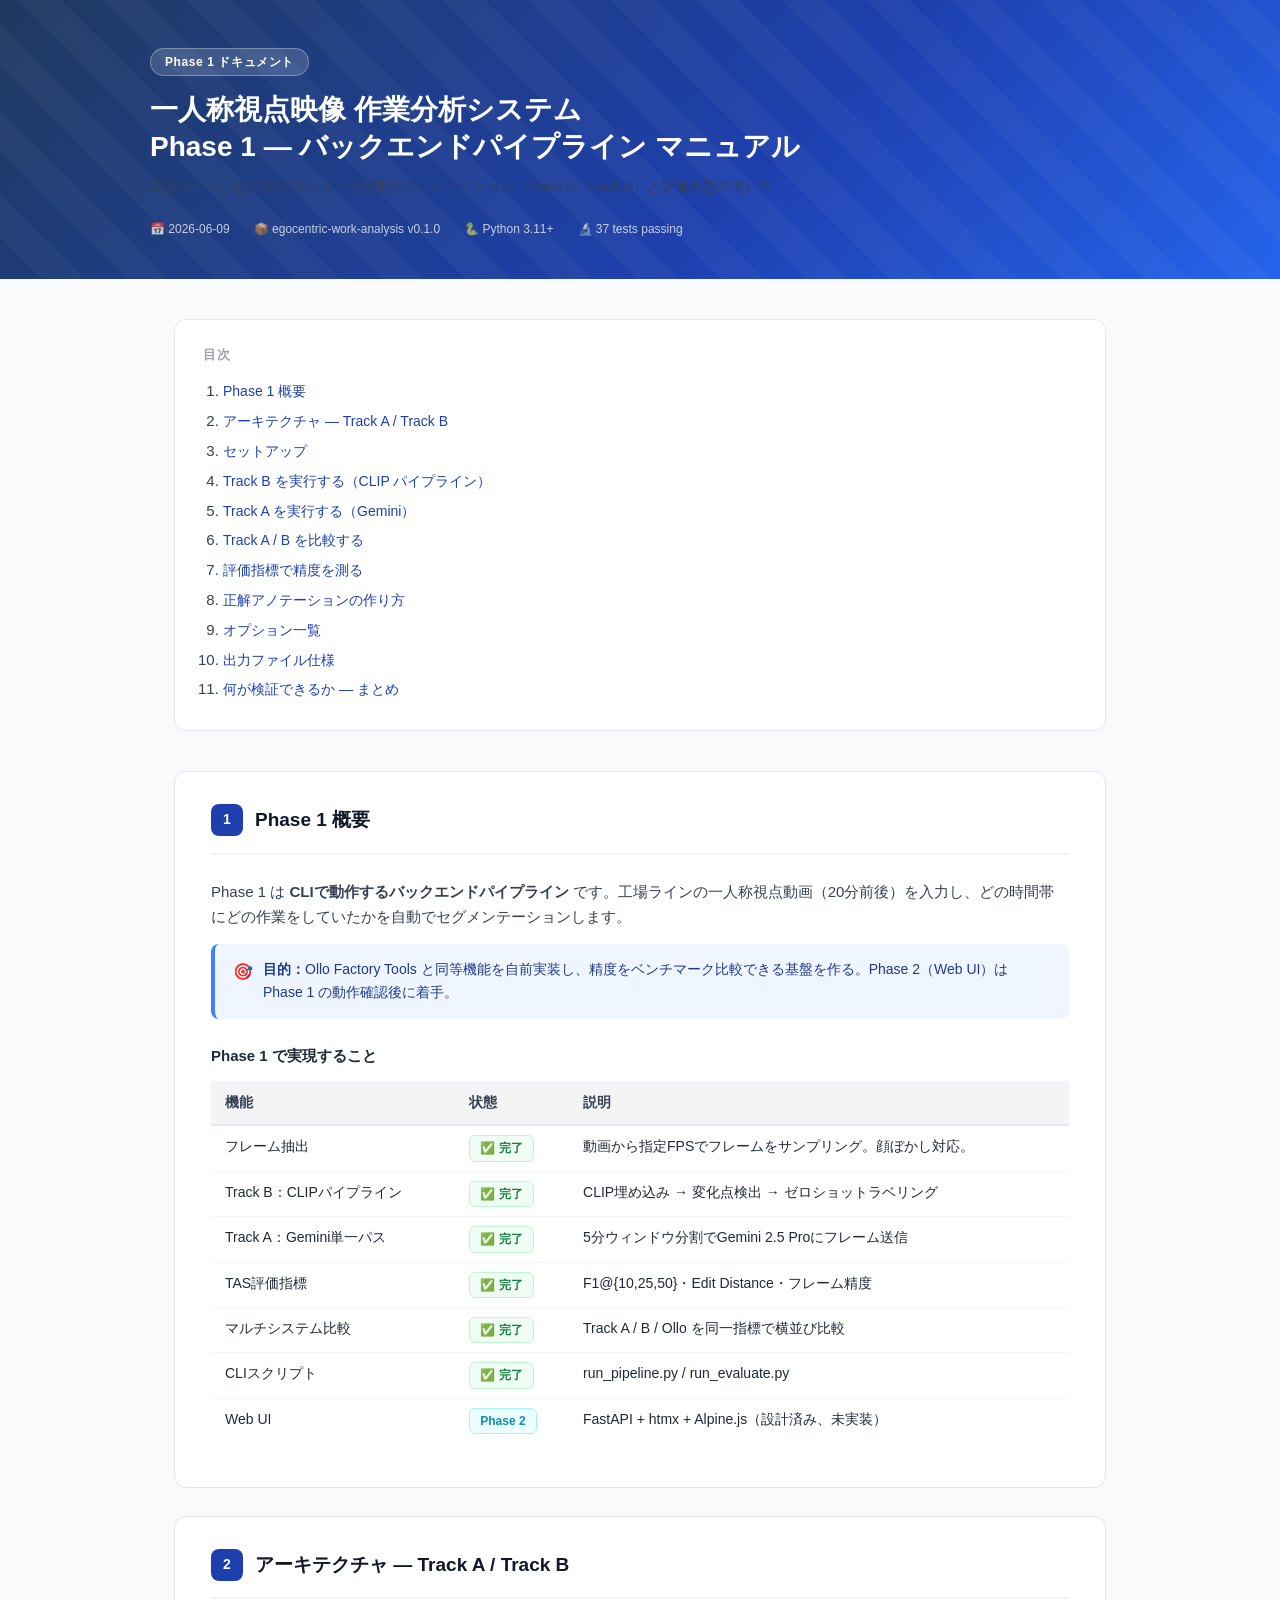
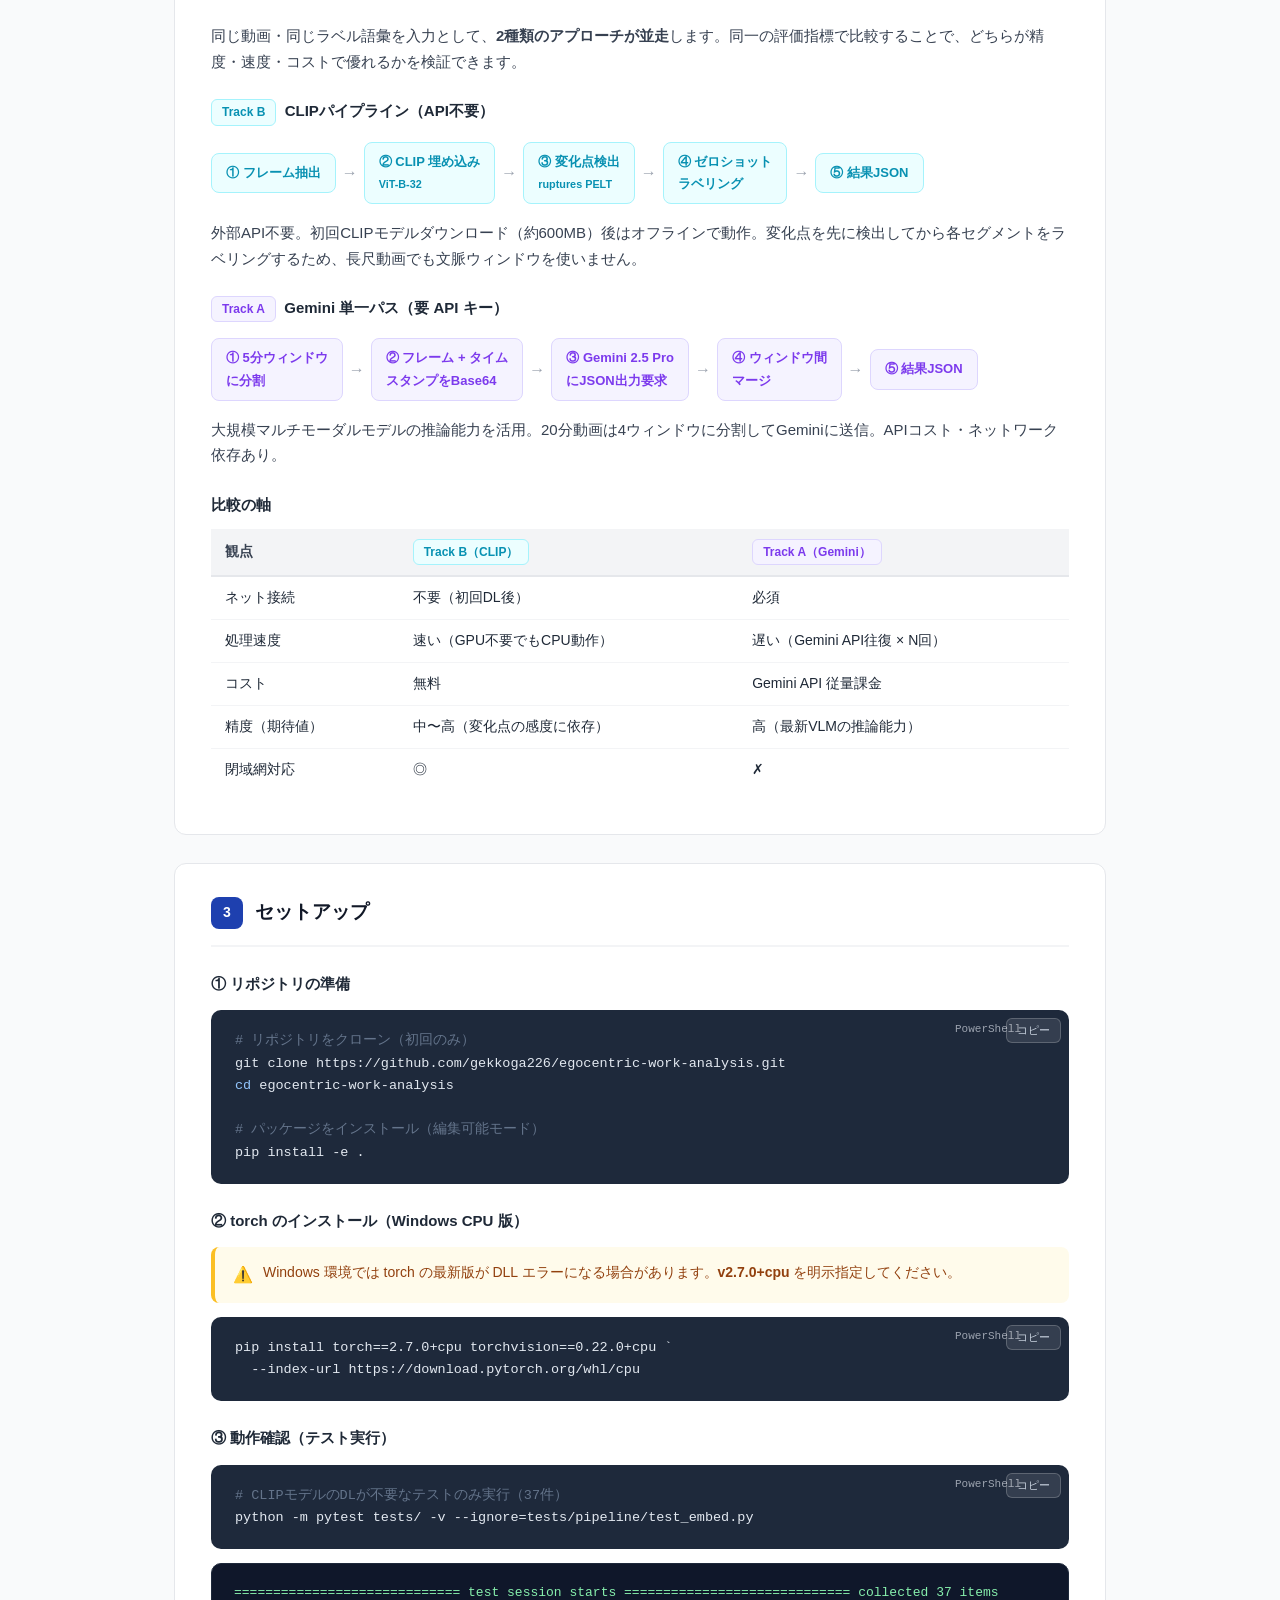
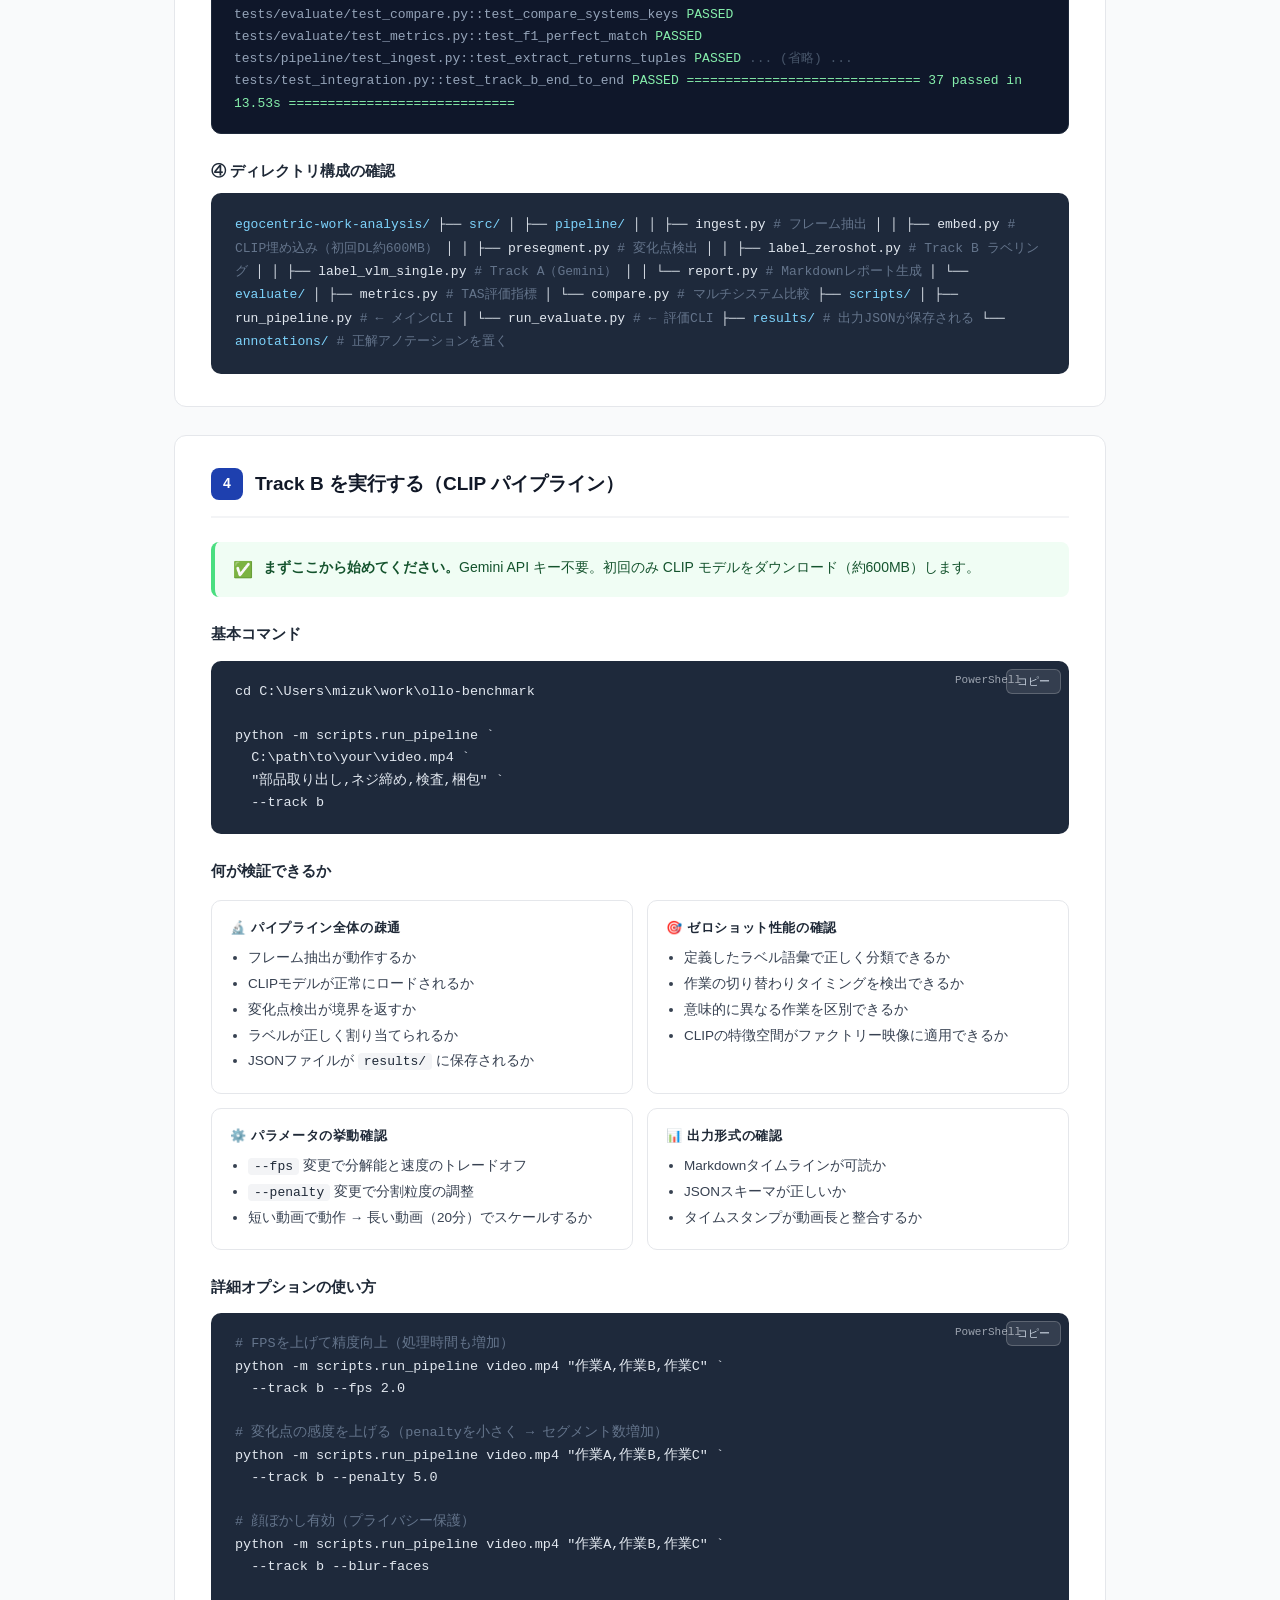
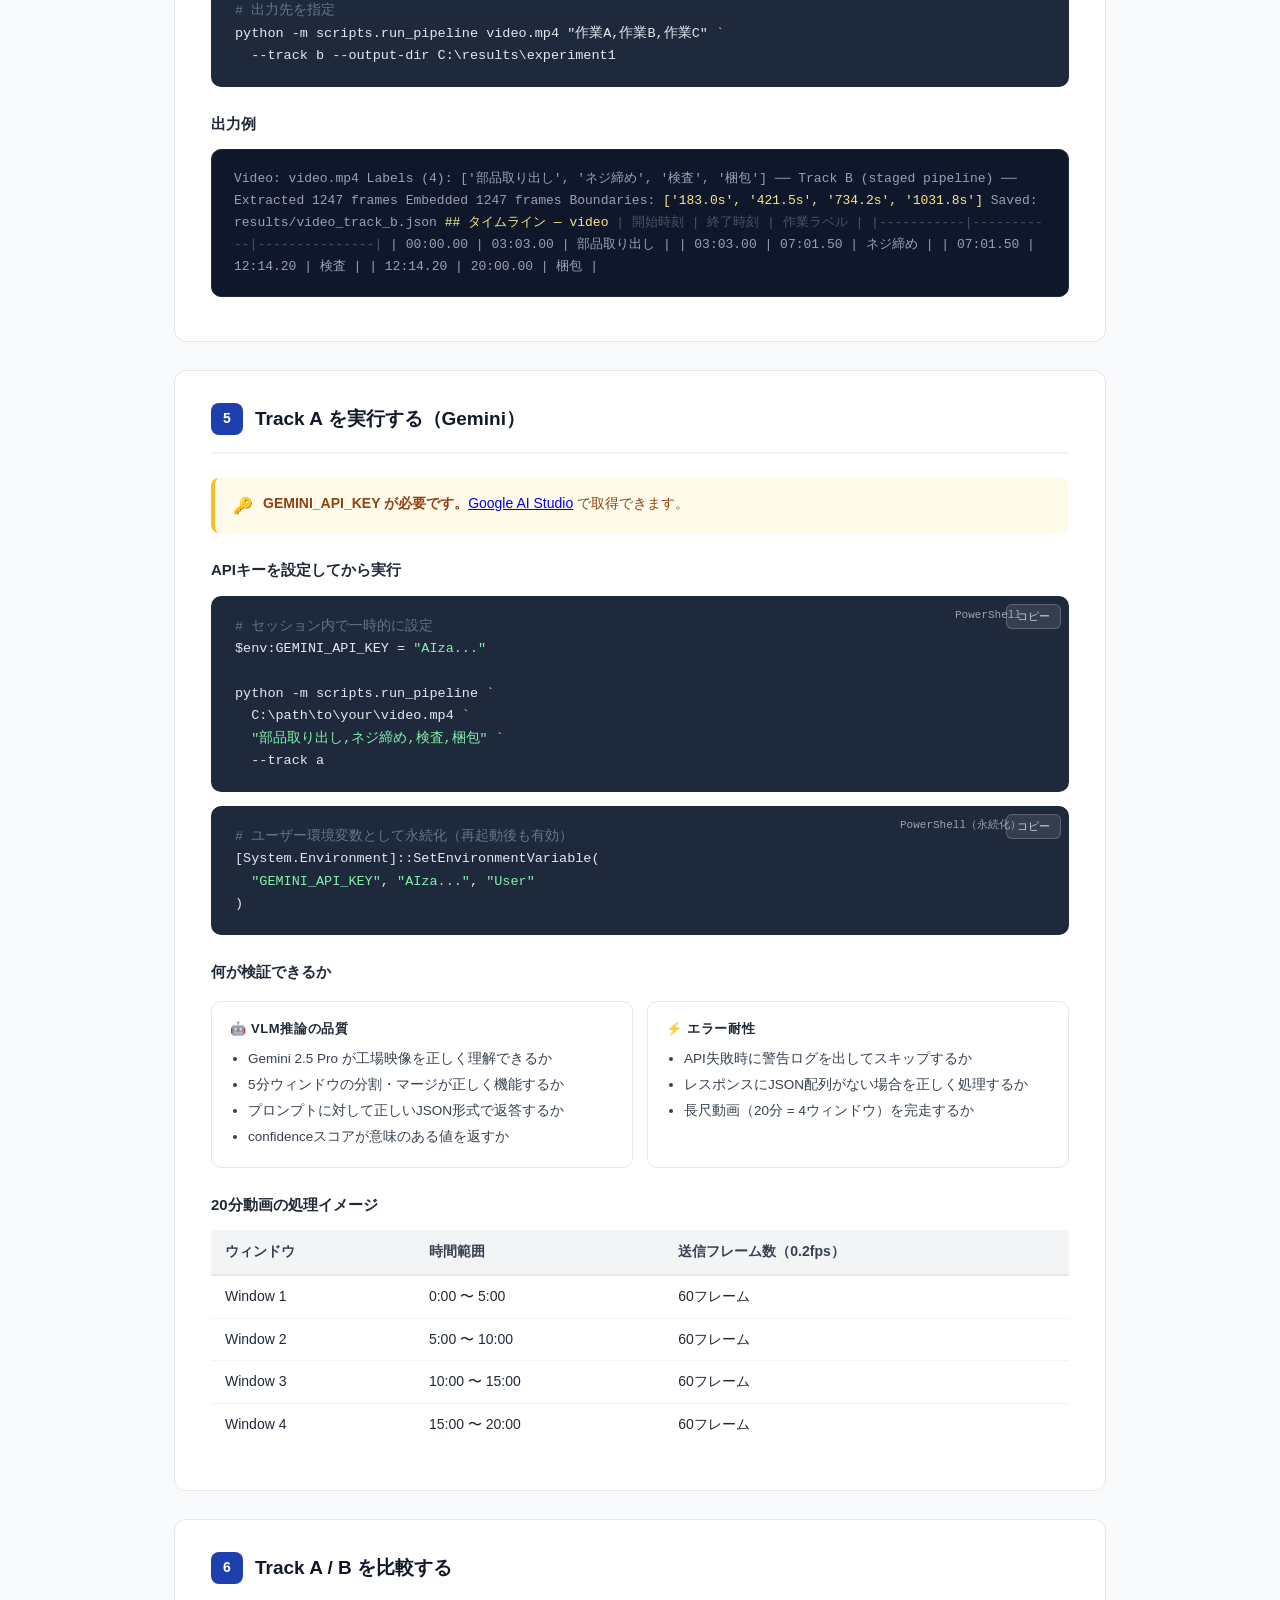
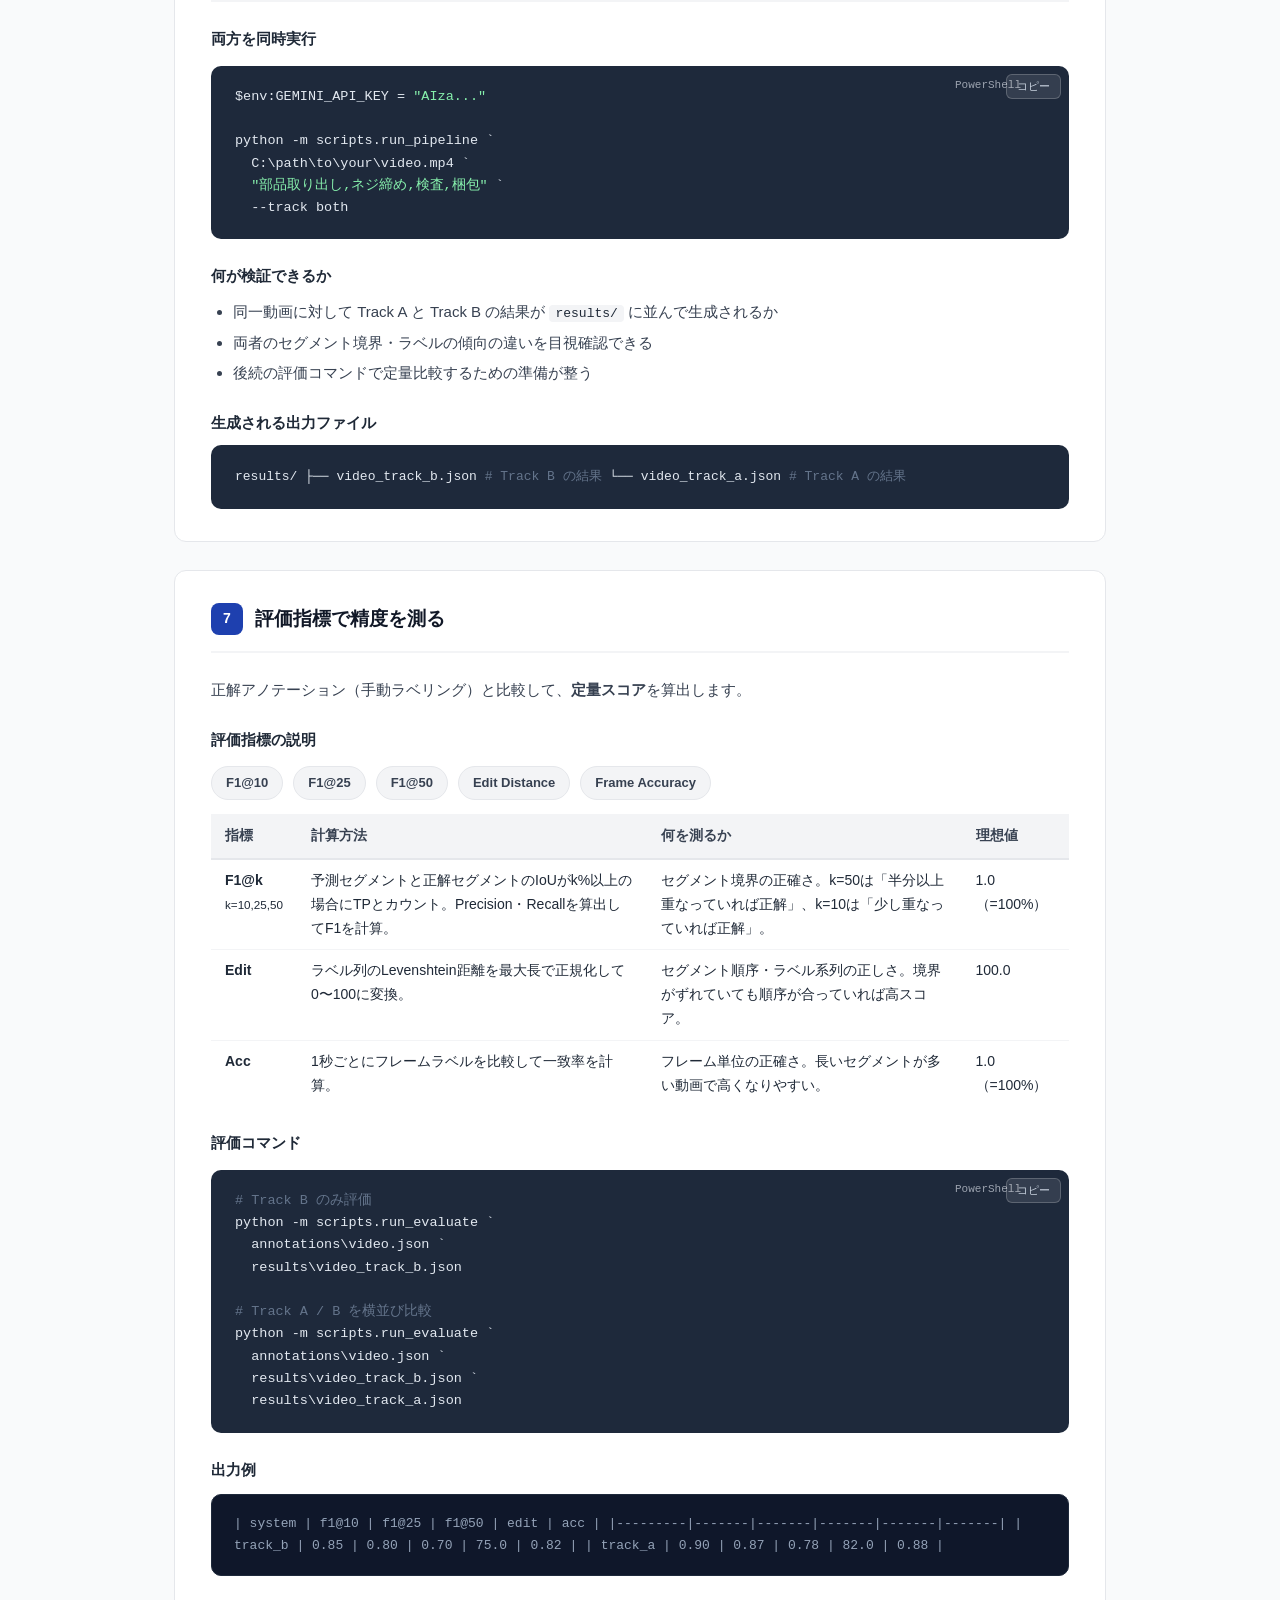
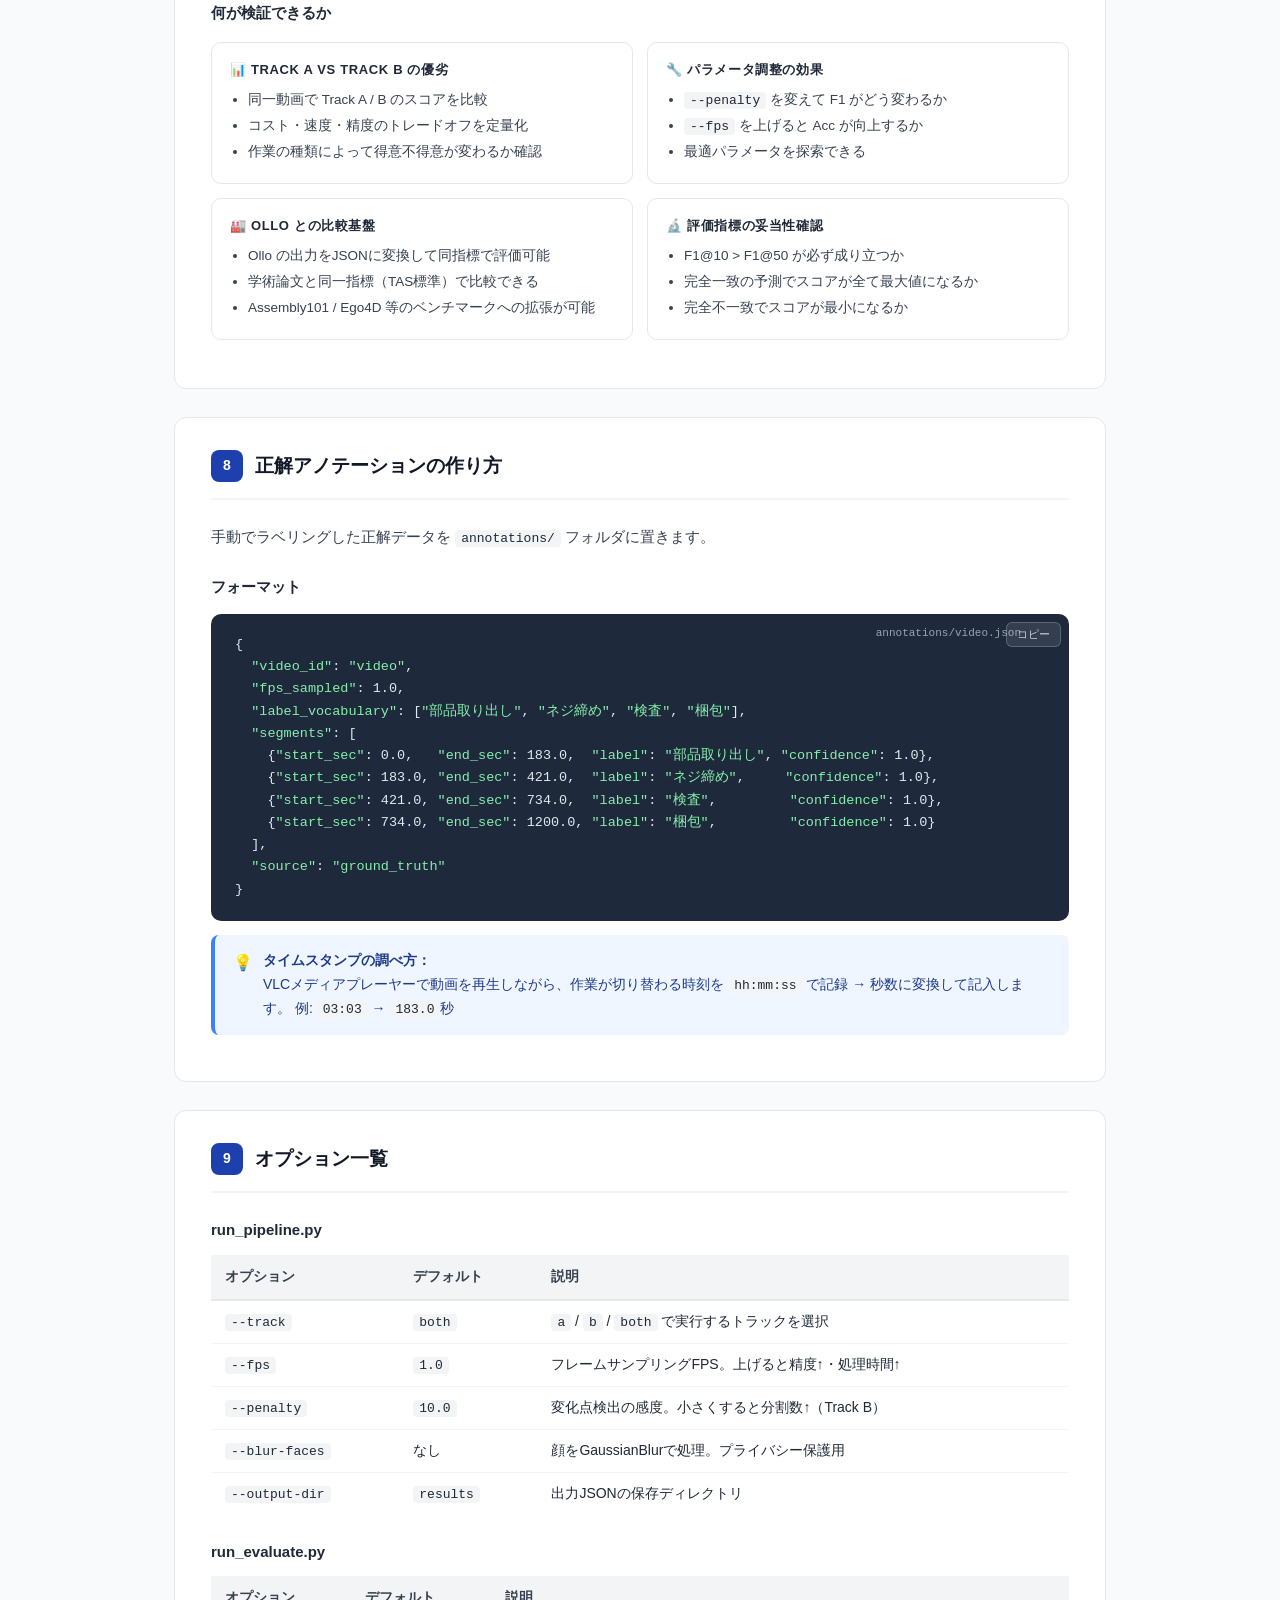
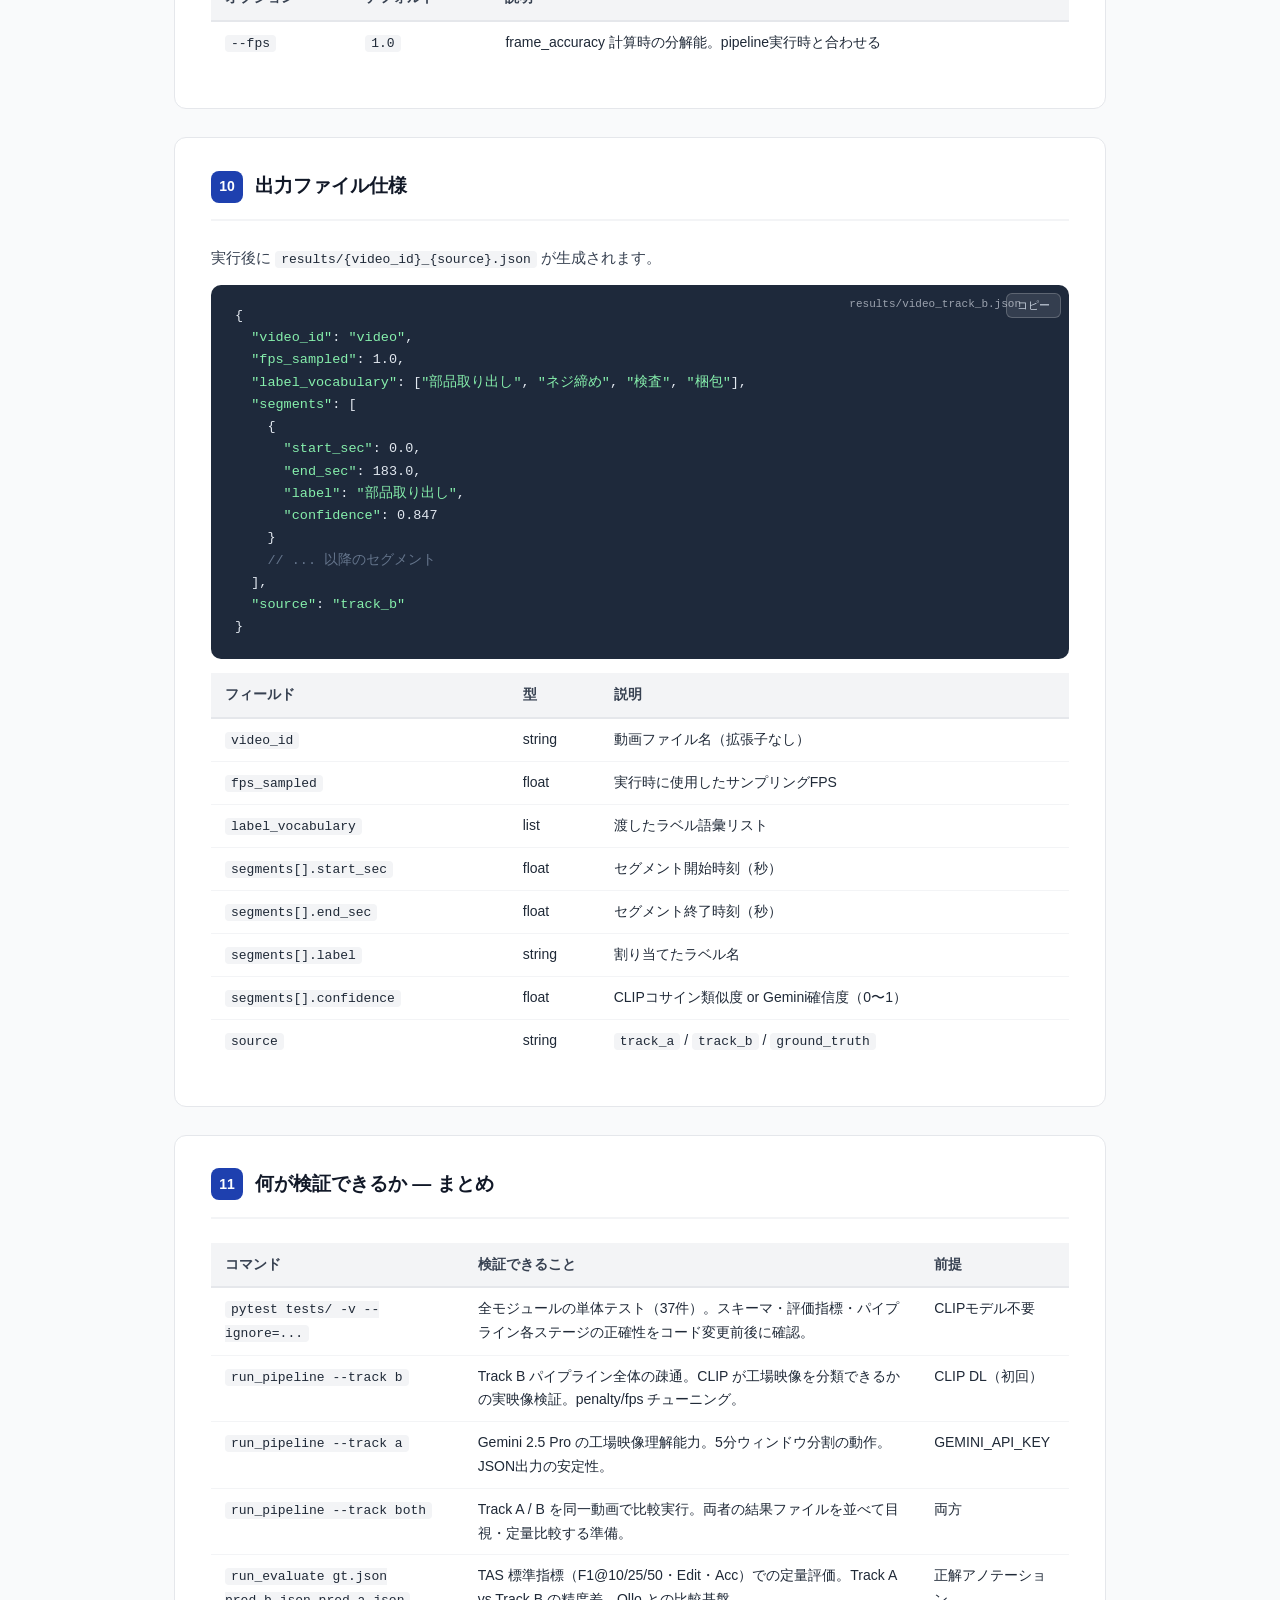
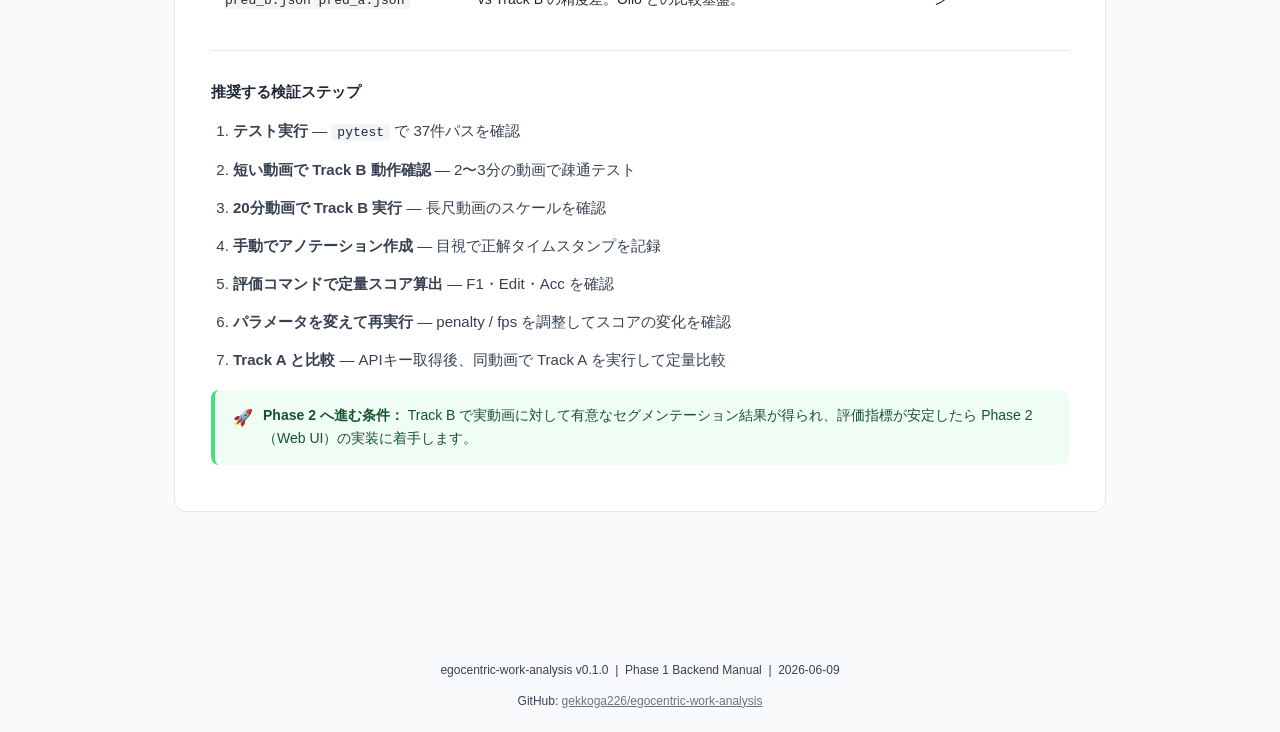
<file: docs/phase1-manual.html>
<!DOCTYPE html>
<html lang="ja">
<head>
  <meta charset="UTF-8">
  <meta name="viewport" content="width=device-width, initial-scale=1.0">
  <title>Phase 1 マニュアル — 一人称視点映像 作業分析システム</title>
  <style>
    :root {
      --blue:    #1e40af;
      --blue-lt: #3b82f6;
      --blue-bg: #eff6ff;
      --green:   #15803d;
      --green-bg:#f0fdf4;
      --amber:   #92400e;
      --amber-bg:#fffbeb;
      --gray-50: #f9fafb;
      --gray-100:#f3f4f6;
      --gray-200:#e5e7eb;
      --gray-400:#9ca3af;
      --gray-600:#4b5563;
      --gray-700:#374151;
      --gray-800:#1f2937;
      --gray-900:#111827;
      --code-bg: #1e293b;
      --code-fg: #e2e8f0;
      --track-a: #7c3aed;
      --track-b: #0891b2;
    }

    * { box-sizing: border-box; margin: 0; padding: 0; }

    body {
      font-family: -apple-system, BlinkMacSystemFont, "Segoe UI", "Hiragino Sans", sans-serif;
      font-size: 15px;
      line-height: 1.7;
      color: var(--gray-800);
      background: var(--gray-50);
    }

    /* ── ヘッダー ── */
    header {
      background: linear-gradient(135deg, #1e3a5f 0%, #1e40af 60%, #2563eb 100%);
      color: #fff;
      padding: 48px 40px 40px;
      position: relative;
      overflow: hidden;
    }
    header::before {
      content: "";
      position: absolute; inset: 0;
      background: repeating-linear-gradient(
        45deg,
        transparent,
        transparent 30px,
        rgba(255,255,255,.03) 30px,
        rgba(255,255,255,.03) 60px
      );
    }
    header .badge {
      display: inline-block;
      background: rgba(255,255,255,.15);
      border: 1px solid rgba(255,255,255,.3);
      border-radius: 20px;
      padding: 3px 14px;
      font-size: 12px;
      font-weight: 600;
      letter-spacing: .05em;
      margin-bottom: 16px;
    }
    header h1 { font-size: 28px; font-weight: 700; line-height: 1.3; position: relative; }
    header p  { margin-top: 10px; opacity: .85; font-size: 14px; position: relative; }
    header .meta { margin-top: 20px; display: flex; gap: 24px; flex-wrap: wrap; position: relative; }
    header .meta span {
      font-size: 12px; opacity: .75;
      display: flex; align-items: center; gap: 6px;
    }

    /* ── レイアウト ── */
    .wrap { max-width: 980px; margin: 0 auto; padding: 40px 24px 80px; }

    /* ── TOC ── */
    .toc {
      background: #fff;
      border: 1px solid var(--gray-200);
      border-radius: 12px;
      padding: 24px 28px;
      margin-bottom: 40px;
    }
    .toc h2 { font-size: 13px; font-weight: 700; color: var(--gray-400); letter-spacing: .08em; text-transform: uppercase; margin-bottom: 12px; }
    .toc ol  { padding-left: 20px; }
    .toc li  { margin: 4px 0; }
    .toc a   { color: var(--blue); text-decoration: none; font-size: 14px; }
    .toc a:hover { text-decoration: underline; }

    /* ── セクション ── */
    .section {
      background: #fff;
      border: 1px solid var(--gray-200);
      border-radius: 12px;
      padding: 32px 36px;
      margin-bottom: 28px;
    }
    .section-title {
      display: flex;
      align-items: center;
      gap: 12px;
      margin-bottom: 24px;
      padding-bottom: 16px;
      border-bottom: 2px solid var(--gray-100);
    }
    .section-title .num {
      width: 32px; height: 32px;
      background: var(--blue);
      color: #fff;
      border-radius: 8px;
      display: flex; align-items: center; justify-content: center;
      font-size: 14px; font-weight: 700;
      flex-shrink: 0;
    }
    .section-title h2 { font-size: 19px; font-weight: 700; color: var(--gray-900); }

    h3 { font-size: 15px; font-weight: 700; color: var(--gray-800); margin: 24px 0 10px; }
    h4 { font-size: 14px; font-weight: 600; color: var(--gray-700); margin: 16px 0 8px; }
    p  { color: var(--gray-700); margin-bottom: 10px; }

    /* ── テーブル ── */
    table { width: 100%; border-collapse: collapse; font-size: 14px; margin: 12px 0; }
    th {
      background: var(--gray-100);
      color: var(--gray-700);
      font-weight: 600;
      text-align: left;
      padding: 10px 14px;
      border-bottom: 2px solid var(--gray-200);
    }
    td {
      padding: 9px 14px;
      border-bottom: 1px solid var(--gray-100);
      vertical-align: top;
    }
    tr:last-child td { border-bottom: none; }
    tr:hover td { background: var(--gray-50); }

    /* ── コードブロック ── */
    .code-block {
      position: relative;
      margin: 14px 0;
    }
    .code-block pre {
      background: var(--code-bg);
      color: var(--code-fg);
      border-radius: 10px;
      padding: 20px 20px 20px 24px;
      overflow-x: auto;
      font-family: "Cascadia Code", "Fira Code", "Consolas", monospace;
      font-size: 13.5px;
      line-height: 1.65;
    }
    .code-block .lang-label {
      position: absolute;
      top: 10px; right: 48px;
      font-size: 11px;
      color: var(--gray-400);
      font-family: monospace;
      pointer-events: none;
    }
    .copy-btn {
      position: absolute;
      top: 8px; right: 8px;
      background: rgba(255,255,255,.1);
      border: 1px solid rgba(255,255,255,.2);
      color: #cbd5e1;
      border-radius: 6px;
      padding: 4px 10px;
      font-size: 11px;
      cursor: pointer;
      transition: background .15s;
    }
    .copy-btn:hover { background: rgba(255,255,255,.2); color: #fff; }
    .copy-btn.copied { background: #166534; border-color: #22c55e; color: #86efac; }

    /* ── コメント（コード内） ── */
    .c  { color: #64748b; }
    .kw { color: #93c5fd; }
    .st { color: #86efac; }
    .op { color: #f9a8d4; }
    .nm { color: #fde68a; }

    /* ── バッジ ── */
    .badge-a { display: inline-flex; align-items: center; gap: 5px; background: #f5f3ff; color: var(--track-a); border: 1px solid #ddd6fe; border-radius: 6px; padding: 2px 10px; font-size: 12px; font-weight: 600; }
    .badge-b { display: inline-flex; align-items: center; gap: 5px; background: #ecfeff; color: var(--track-b); border: 1px solid #a5f3fc; border-radius: 6px; padding: 2px 10px; font-size: 12px; font-weight: 600; }
    .badge-ok{ display: inline-flex; align-items: center; gap: 5px; background: var(--green-bg); color: var(--green); border: 1px solid #bbf7d0; border-radius: 6px; padding: 2px 10px; font-size: 12px; font-weight: 600; }

    /* ── 情報ボックス ── */
    .info-box {
      border-radius: 8px;
      padding: 14px 18px;
      margin: 14px 0;
      font-size: 14px;
      display: flex;
      gap: 10px;
    }
    .info-box.blue   { background: var(--blue-bg);  border-left: 4px solid var(--blue-lt);  color: #1e3a8a; }
    .info-box.green  { background: var(--green-bg); border-left: 4px solid #4ade80; color: #14532d; }
    .info-box.amber  { background: var(--amber-bg); border-left: 4px solid #fbbf24; color: var(--amber); }
    .info-box .icon  { flex-shrink: 0; font-size: 16px; line-height: 1.7; }

    /* ── 検証ポイントカード ── */
    .verify-grid { display: grid; grid-template-columns: 1fr 1fr; gap: 14px; margin: 16px 0; }
    @media(max-width:680px){ .verify-grid { grid-template-columns: 1fr; } }
    .verify-card {
      border: 1px solid var(--gray-200);
      border-radius: 10px;
      padding: 16px 18px;
    }
    .verify-card h4 { margin: 0 0 8px; font-size: 13px; color: var(--gray-500); font-weight: 600; text-transform: uppercase; letter-spacing: .05em; }
    .verify-card ul { padding-left: 18px; }
    .verify-card li { font-size: 13.5px; color: var(--gray-700); margin: 3px 0; }

    /* ── パイプライン図 ── */
    .pipeline {
      display: flex;
      align-items: center;
      flex-wrap: wrap;
      gap: 6px;
      margin: 16px 0;
    }
    .pipeline .step {
      background: var(--gray-100);
      border: 1px solid var(--gray-200);
      border-radius: 8px;
      padding: 8px 14px;
      font-size: 13px;
      font-weight: 600;
      color: var(--gray-700);
      white-space: nowrap;
    }
    .pipeline .arrow { color: var(--gray-400); font-size: 16px; }
    .pipeline.track-a .step { background: #f5f3ff; border-color: #ddd6fe; color: var(--track-a); }
    .pipeline.track-b .step { background: #ecfeff; border-color: #a5f3fc; color: var(--track-b); }

    /* ── メトリクスカード ── */
    .metrics-row { display: flex; gap: 10px; flex-wrap: wrap; margin: 14px 0; }
    .metric-chip {
      background: var(--gray-100);
      border: 1px solid var(--gray-200);
      border-radius: 20px;
      padding: 5px 14px;
      font-size: 13px;
      font-weight: 600;
      color: var(--gray-700);
    }

    /* ── ファイルツリー ── */
    .file-tree {
      background: var(--code-bg);
      color: var(--code-fg);
      border-radius: 10px;
      padding: 20px 24px;
      font-family: "Cascadia Code", monospace;
      font-size: 13px;
      line-height: 1.8;
    }
    .file-tree .dir  { color: #7dd3fc; }
    .file-tree .file { color: #e2e8f0; }
    .file-tree .note { color: #64748b; }

    /* ── フッター ── */
    footer {
      text-align: center;
      color: var(--gray-400);
      font-size: 12px;
      padding: 40px 24px 20px;
    }

    hr { border: none; border-top: 1px solid var(--gray-200); margin: 28px 0; }
    code { background: var(--gray-100); border-radius: 4px; padding: 1px 6px; font-family: monospace; font-size: 13px; color: var(--gray-800); }
    ul, ol { padding-left: 22px; }
    li { margin: 5px 0; color: var(--gray-700); }

    /* ── 出力例 ── */
    .output-block {
      background: #0f172a;
      color: #94a3b8;
      border-radius: 10px;
      padding: 18px 22px;
      font-family: monospace;
      font-size: 13px;
      line-height: 1.7;
      margin: 12px 0;
      border: 1px solid #1e293b;
    }
    .output-block .ok  { color: #86efac; }
    .output-block .em  { color: #fde68a; }
    .output-block .dim { color: #475569; }
  </style>
</head>
<body>

<header>
  <div style="max-width:980px; margin:0 auto; position:relative;">
    <div class="badge">Phase 1 ドキュメント</div>
    <h1>一人称視点映像 作業分析システム<br>Phase 1 — バックエンドパイプライン マニュアル</h1>
    <p>工場ラインにおけるゼロショット作業セグメンテーション（Track A / Track B）と評価基盤の使い方</p>
    <div class="meta">
      <span>📅 2026-06-09</span>
      <span>📦 egocentric-work-analysis v0.1.0</span>
      <span>🐍 Python 3.11+</span>
      <span>🔬 37 tests passing</span>
    </div>
  </div>
</header>

<div class="wrap">

  <!-- TOC -->
  <div class="toc">
    <h2>目次</h2>
    <ol>
      <li><a href="#overview">Phase 1 概要</a></li>
      <li><a href="#architecture">アーキテクチャ — Track A / Track B</a></li>
      <li><a href="#setup">セットアップ</a></li>
      <li><a href="#track-b">Track B を実行する（CLIP パイプライン）</a></li>
      <li><a href="#track-a">Track A を実行する（Gemini）</a></li>
      <li><a href="#both">Track A / B を比較する</a></li>
      <li><a href="#evaluate">評価指標で精度を測る</a></li>
      <li><a href="#annotation">正解アノテーションの作り方</a></li>
      <li><a href="#options">オプション一覧</a></li>
      <li><a href="#outputs">出力ファイル仕様</a></li>
      <li><a href="#verify-summary">何が検証できるか — まとめ</a></li>
    </ol>
  </div>

  <!-- 1. 概要 -->
  <div class="section" id="overview">
    <div class="section-title">
      <div class="num">1</div>
      <h2>Phase 1 概要</h2>
    </div>

    <p>Phase 1 は <strong>CLIで動作するバックエンドパイプライン</strong> です。工場ラインの一人称視点動画（20分前後）を入力し、どの時間帯にどの作業をしていたかを自動でセグメンテーションします。</p>

    <div class="info-box blue">
      <span class="icon">🎯</span>
      <div><strong>目的：</strong>Ollo Factory Tools と同等機能を自前実装し、精度をベンチマーク比較できる基盤を作る。Phase 2（Web UI）は Phase 1 の動作確認後に着手。</div>
    </div>

    <h3>Phase 1 で実現すること</h3>
    <table>
      <thead><tr><th>機能</th><th>状態</th><th>説明</th></tr></thead>
      <tbody>
        <tr><td>フレーム抽出</td><td><span class="badge-ok">✅ 完了</span></td><td>動画から指定FPSでフレームをサンプリング。顔ぼかし対応。</td></tr>
        <tr><td>Track B：CLIPパイプライン</td><td><span class="badge-ok">✅ 完了</span></td><td>CLIP埋め込み → 変化点検出 → ゼロショットラベリング</td></tr>
        <tr><td>Track A：Gemini単一パス</td><td><span class="badge-ok">✅ 完了</span></td><td>5分ウィンドウ分割でGemini 2.5 Proにフレーム送信</td></tr>
        <tr><td>TAS評価指標</td><td><span class="badge-ok">✅ 完了</span></td><td>F1@{10,25,50}・Edit Distance・フレーム精度</td></tr>
        <tr><td>マルチシステム比較</td><td><span class="badge-ok">✅ 完了</span></td><td>Track A / B / Ollo を同一指標で横並び比較</td></tr>
        <tr><td>CLIスクリプト</td><td><span class="badge-ok">✅ 完了</span></td><td>run_pipeline.py / run_evaluate.py</td></tr>
        <tr><td>Web UI</td><td><span class="badge-b">Phase 2</span></td><td>FastAPI + htmx + Alpine.js（設計済み、未実装）</td></tr>
      </tbody>
    </table>
  </div>

  <!-- 2. アーキテクチャ -->
  <div class="section" id="architecture">
    <div class="section-title">
      <div class="num">2</div>
      <h2>アーキテクチャ — Track A / Track B</h2>
    </div>

    <p>同じ動画・同じラベル語彙を入力として、<strong>2種類のアプローチが並走</strong>します。同一の評価指標で比較することで、どちらが精度・速度・コストで優れるかを検証できます。</p>

    <h3><span class="badge-b">Track B</span>&nbsp; CLIPパイプライン（API不要）</h3>
    <div class="pipeline track-b">
      <div class="step">① フレーム抽出</div><div class="arrow">→</div>
      <div class="step">② CLIP 埋め込み<br><small>ViT-B-32</small></div><div class="arrow">→</div>
      <div class="step">③ 変化点検出<br><small>ruptures PELT</small></div><div class="arrow">→</div>
      <div class="step">④ ゼロショット<br>ラベリング</div><div class="arrow">→</div>
      <div class="step">⑤ 結果JSON</div>
    </div>
    <p>外部API不要。初回CLIPモデルダウンロード（約600MB）後はオフラインで動作。変化点を先に検出してから各セグメントをラベリングするため、長尺動画でも文脈ウィンドウを使いません。</p>

    <h3 style="margin-top:24px;"><span class="badge-a">Track A</span>&nbsp; Gemini 単一パス（要 API キー）</h3>
    <div class="pipeline track-a">
      <div class="step">① 5分ウィンドウ<br>に分割</div><div class="arrow">→</div>
      <div class="step">② フレーム + タイム<br>スタンプをBase64</div><div class="arrow">→</div>
      <div class="step">③ Gemini 2.5 Pro<br>にJSON出力要求</div><div class="arrow">→</div>
      <div class="step">④ ウィンドウ間<br>マージ</div><div class="arrow">→</div>
      <div class="step">⑤ 結果JSON</div>
    </div>
    <p>大規模マルチモーダルモデルの推論能力を活用。20分動画は4ウィンドウに分割してGeminiに送信。APIコスト・ネットワーク依存あり。</p>

    <h3>比較の軸</h3>
    <table>
      <thead><tr><th>観点</th><th><span class="badge-b">Track B（CLIP）</span></th><th><span class="badge-a">Track A（Gemini）</span></th></tr></thead>
      <tbody>
        <tr><td>ネット接続</td><td>不要（初回DL後）</td><td>必須</td></tr>
        <tr><td>処理速度</td><td>速い（GPU不要でもCPU動作）</td><td>遅い（Gemini API往復 × N回）</td></tr>
        <tr><td>コスト</td><td>無料</td><td>Gemini API 従量課金</td></tr>
        <tr><td>精度（期待値）</td><td>中〜高（変化点の感度に依存）</td><td>高（最新VLMの推論能力）</td></tr>
        <tr><td>閉域網対応</td><td>◎</td><td>✗</td></tr>
      </tbody>
    </table>
  </div>

  <!-- 3. セットアップ -->
  <div class="section" id="setup">
    <div class="section-title">
      <div class="num">3</div>
      <h2>セットアップ</h2>
    </div>

    <h3>① リポジトリの準備</h3>
    <div class="code-block">
      <span class="lang-label">PowerShell</span>
      <button class="copy-btn" onclick="copyCode(this)">コピー</button>
      <pre><span class="c"># リポジトリをクローン（初回のみ）</span>
git clone https://github.com/gekkoga226/egocentric-work-analysis.git
<span class="kw">cd</span> egocentric-work-analysis

<span class="c"># パッケージをインストール（編集可能モード）</span>
pip install -e .</pre>
    </div>

    <h3>② torch のインストール（Windows CPU 版）</h3>
    <div class="info-box amber">
      <span class="icon">⚠️</span>
      <div>Windows 環境では torch の最新版が DLL エラーになる場合があります。<strong>v2.7.0+cpu</strong> を明示指定してください。</div>
    </div>
    <div class="code-block">
      <span class="lang-label">PowerShell</span>
      <button class="copy-btn" onclick="copyCode(this)">コピー</button>
      <pre>pip install torch==2.7.0+cpu torchvision==0.22.0+cpu `
  --index-url https://download.pytorch.org/whl/cpu</pre>
    </div>

    <h3>③ 動作確認（テスト実行）</h3>
    <div class="code-block">
      <span class="lang-label">PowerShell</span>
      <button class="copy-btn" onclick="copyCode(this)">コピー</button>
      <pre><span class="c"># CLIPモデルのDLが不要なテストのみ実行（37件）</span>
python -m pytest tests/ -v --ignore=tests/pipeline/test_embed.py</pre>
    </div>
    <div class="output-block">
<span class="ok">============================= test session starts =============================</span>
<span class="ok">collected 37 items</span>

tests/evaluate/test_compare.py::test_compare_systems_keys <span class="ok">PASSED</span>
tests/evaluate/test_metrics.py::test_f1_perfect_match <span class="ok">PASSED</span>
tests/pipeline/test_ingest.py::test_extract_returns_tuples <span class="ok">PASSED</span>
<span class="dim">... (省略) ...</span>
tests/test_integration.py::test_track_b_end_to_end <span class="ok">PASSED</span>

<span class="ok">============================== 37 passed in 13.53s =============================</span>
    </div>

    <h3>④ ディレクトリ構成の確認</h3>
    <div class="file-tree">
<span class="dir">egocentric-work-analysis/</span>
├── <span class="dir">src/</span>
│   ├── <span class="dir">pipeline/</span>
│   │   ├── <span class="file">ingest.py</span>          <span class="note"># フレーム抽出</span>
│   │   ├── <span class="file">embed.py</span>           <span class="note"># CLIP埋め込み（初回DL約600MB）</span>
│   │   ├── <span class="file">presegment.py</span>      <span class="note"># 変化点検出</span>
│   │   ├── <span class="file">label_zeroshot.py</span>  <span class="note"># Track B ラベリング</span>
│   │   ├── <span class="file">label_vlm_single.py</span> <span class="note"># Track A（Gemini）</span>
│   │   └── <span class="file">report.py</span>          <span class="note"># Markdownレポート生成</span>
│   └── <span class="dir">evaluate/</span>
│       ├── <span class="file">metrics.py</span>         <span class="note"># TAS評価指標</span>
│       └── <span class="file">compare.py</span>         <span class="note"># マルチシステム比較</span>
├── <span class="dir">scripts/</span>
│   ├── <span class="file">run_pipeline.py</span>    <span class="note"># ← メインCLI</span>
│   └── <span class="file">run_evaluate.py</span>    <span class="note"># ← 評価CLI</span>
├── <span class="dir">results/</span>            <span class="note"># 出力JSONが保存される</span>
└── <span class="dir">annotations/</span>        <span class="note"># 正解アノテーションを置く</span>
    </div>
  </div>

  <!-- 4. Track B -->
  <div class="section" id="track-b">
    <div class="section-title">
      <div class="num">4</div>
      <h2>Track B を実行する（CLIP パイプライン）</h2>
    </div>

    <div class="info-box green">
      <span class="icon">✅</span>
      <div><strong>まずここから始めてください。</strong>Gemini API キー不要。初回のみ CLIP モデルをダウンロード（約600MB）します。</div>
    </div>

    <h3>基本コマンド</h3>
    <div class="code-block">
      <span class="lang-label">PowerShell</span>
      <button class="copy-btn" onclick="copyCode(this)">コピー</button>
      <pre>cd C:\Users\mizuk\work\ollo-benchmark

python -m scripts.run_pipeline `
  C:\path\to\your\video.mp4 `
  "部品取り出し,ネジ締め,検査,梱包" `
  --track b</pre>
    </div>

    <h3>何が検証できるか</h3>
    <div class="verify-grid">
      <div class="verify-card">
        <h4>🔬 パイプライン全体の疎通</h4>
        <ul>
          <li>フレーム抽出が動作するか</li>
          <li>CLIPモデルが正常にロードされるか</li>
          <li>変化点検出が境界を返すか</li>
          <li>ラベルが正しく割り当てられるか</li>
          <li>JSONファイルが <code>results/</code> に保存されるか</li>
        </ul>
      </div>
      <div class="verify-card">
        <h4>🎯 ゼロショット性能の確認</h4>
        <ul>
          <li>定義したラベル語彙で正しく分類できるか</li>
          <li>作業の切り替わりタイミングを検出できるか</li>
          <li>意味的に異なる作業を区別できるか</li>
          <li>CLIPの特徴空間がファクトリー映像に適用できるか</li>
        </ul>
      </div>
      <div class="verify-card">
        <h4>⚙️ パラメータの挙動確認</h4>
        <ul>
          <li><code>--fps</code> 変更で分解能と速度のトレードオフ</li>
          <li><code>--penalty</code> 変更で分割粒度の調整</li>
          <li>短い動画で動作 → 長い動画（20分）でスケールするか</li>
        </ul>
      </div>
      <div class="verify-card">
        <h4>📊 出力形式の確認</h4>
        <ul>
          <li>Markdownタイムラインが可読か</li>
          <li>JSONスキーマが正しいか</li>
          <li>タイムスタンプが動画長と整合するか</li>
        </ul>
      </div>
    </div>

    <h3>詳細オプションの使い方</h3>
    <div class="code-block">
      <span class="lang-label">PowerShell</span>
      <button class="copy-btn" onclick="copyCode(this)">コピー</button>
      <pre><span class="c"># FPSを上げて精度向上（処理時間も増加）</span>
python -m scripts.run_pipeline video.mp4 "作業A,作業B,作業C" `
  --track b --fps 2.0

<span class="c"># 変化点の感度を上げる（penaltyを小さく → セグメント数増加）</span>
python -m scripts.run_pipeline video.mp4 "作業A,作業B,作業C" `
  --track b --penalty 5.0

<span class="c"># 顔ぼかし有効（プライバシー保護）</span>
python -m scripts.run_pipeline video.mp4 "作業A,作業B,作業C" `
  --track b --blur-faces

<span class="c"># 出力先を指定</span>
python -m scripts.run_pipeline video.mp4 "作業A,作業B,作業C" `
  --track b --output-dir C:\results\experiment1</pre>
    </div>

    <h3>出力例</h3>
    <div class="output-block">
Video: video.mp4
Labels (4): ['部品取り出し', 'ネジ締め', '検査', '梱包']

── Track B (staged pipeline) ──
  Extracted 1247 frames
  Embedded 1247 frames
  Boundaries: <span class="em">['183.0s', '421.5s', '734.2s', '1031.8s']</span>
  Saved: results/video_track_b.json

<span class="em">## タイムライン — video</span>
<span class="dim">| 開始時刻  | 終了時刻  | 作業ラベル    |</span>
<span class="dim">|-----------|-----------|---------------|</span>
| 00:00.00  | 03:03.00  | 部品取り出し  |
| 03:03.00  | 07:01.50  | ネジ締め      |
| 07:01.50  | 12:14.20  | 検査          |
| 12:14.20  | 20:00.00  | 梱包          |
    </div>
  </div>

  <!-- 5. Track A -->
  <div class="section" id="track-a">
    <div class="section-title">
      <div class="num">5</div>
      <h2>Track A を実行する（Gemini）</h2>
    </div>

    <div class="info-box amber">
      <span class="icon">🔑</span>
      <div><strong>GEMINI_API_KEY が必要です。</strong><a href="https://aistudio.google.com/app/apikey" target="_blank">Google AI Studio</a> で取得できます。</div>
    </div>

    <h3>APIキーを設定してから実行</h3>
    <div class="code-block">
      <span class="lang-label">PowerShell</span>
      <button class="copy-btn" onclick="copyCode(this)">コピー</button>
      <pre><span class="c"># セッション内で一時的に設定</span>
$env:GEMINI_API_KEY = <span class="st">"AIza..."</span>

python -m scripts.run_pipeline `
  C:\path\to\your\video.mp4 `
  <span class="st">"部品取り出し,ネジ締め,検査,梱包"</span> `
  --track a</pre>
    </div>

    <div class="code-block">
      <span class="lang-label">PowerShell（永続化）</span>
      <button class="copy-btn" onclick="copyCode(this)">コピー</button>
      <pre><span class="c"># ユーザー環境変数として永続化（再起動後も有効）</span>
[System.Environment]::SetEnvironmentVariable(
  <span class="st">"GEMINI_API_KEY"</span>, <span class="st">"AIza..."</span>, <span class="st">"User"</span>
)</pre>
    </div>

    <h3>何が検証できるか</h3>
    <div class="verify-grid">
      <div class="verify-card">
        <h4>🤖 VLM推論の品質</h4>
        <ul>
          <li>Gemini 2.5 Pro が工場映像を正しく理解できるか</li>
          <li>5分ウィンドウの分割・マージが正しく機能するか</li>
          <li>プロンプトに対して正しいJSON形式で返答するか</li>
          <li>confidenceスコアが意味のある値を返すか</li>
        </ul>
      </div>
      <div class="verify-card">
        <h4>⚡ エラー耐性</h4>
        <ul>
          <li>API失敗時に警告ログを出してスキップするか</li>
          <li>レスポンスにJSON配列がない場合を正しく処理するか</li>
          <li>長尺動画（20分 = 4ウィンドウ）を完走するか</li>
        </ul>
      </div>
    </div>

    <h3>20分動画の処理イメージ</h3>
    <table>
      <thead><tr><th>ウィンドウ</th><th>時間範囲</th><th>送信フレーム数（0.2fps）</th></tr></thead>
      <tbody>
        <tr><td>Window 1</td><td>0:00 〜 5:00</td><td>60フレーム</td></tr>
        <tr><td>Window 2</td><td>5:00 〜 10:00</td><td>60フレーム</td></tr>
        <tr><td>Window 3</td><td>10:00 〜 15:00</td><td>60フレーム</td></tr>
        <tr><td>Window 4</td><td>15:00 〜 20:00</td><td>60フレーム</td></tr>
      </tbody>
    </table>
  </div>

  <!-- 6. 両方比較 -->
  <div class="section" id="both">
    <div class="section-title">
      <div class="num">6</div>
      <h2>Track A / B を比較する</h2>
    </div>

    <h3>両方を同時実行</h3>
    <div class="code-block">
      <span class="lang-label">PowerShell</span>
      <button class="copy-btn" onclick="copyCode(this)">コピー</button>
      <pre>$env:GEMINI_API_KEY = <span class="st">"AIza..."</span>

python -m scripts.run_pipeline `
  C:\path\to\your\video.mp4 `
  <span class="st">"部品取り出し,ネジ締め,検査,梱包"</span> `
  --track both</pre>
    </div>

    <h3>何が検証できるか</h3>
    <ul>
      <li>同一動画に対して Track A と Track B の結果が <code>results/</code> に並んで生成されるか</li>
      <li>両者のセグメント境界・ラベルの傾向の違いを目視確認できる</li>
      <li>後続の評価コマンドで定量比較するための準備が整う</li>
    </ul>

    <h3>生成される出力ファイル</h3>
    <div class="file-tree">
results/
├── <span class="file">video_track_b.json</span>   <span class="note"># Track B の結果</span>
└── <span class="file">video_track_a.json</span>   <span class="note"># Track A の結果</span>
    </div>
  </div>

  <!-- 7. 評価 -->
  <div class="section" id="evaluate">
    <div class="section-title">
      <div class="num">7</div>
      <h2>評価指標で精度を測る</h2>
    </div>

    <p>正解アノテーション（手動ラベリング）と比較して、<strong>定量スコア</strong>を算出します。</p>

    <h3>評価指標の説明</h3>
    <div class="metrics-row">
      <span class="metric-chip">F1@10</span>
      <span class="metric-chip">F1@25</span>
      <span class="metric-chip">F1@50</span>
      <span class="metric-chip">Edit Distance</span>
      <span class="metric-chip">Frame Accuracy</span>
    </div>
    <table>
      <thead><tr><th>指標</th><th>計算方法</th><th>何を測るか</th><th>理想値</th></tr></thead>
      <tbody>
        <tr>
          <td><strong>F1@k</strong><br><small>k=10,25,50</small></td>
          <td>予測セグメントと正解セグメントのIoUがk%以上の場合にTPとカウント。Precision・Recallを算出してF1を計算。</td>
          <td>セグメント境界の正確さ。k=50は「半分以上重なっていれば正解」、k=10は「少し重なっていれば正解」。</td>
          <td>1.0（=100%）</td>
        </tr>
        <tr>
          <td><strong>Edit</strong></td>
          <td>ラベル列のLevenshtein距離を最大長で正規化して0〜100に変換。</td>
          <td>セグメント順序・ラベル系列の正しさ。境界がずれていても順序が合っていれば高スコア。</td>
          <td>100.0</td>
        </tr>
        <tr>
          <td><strong>Acc</strong></td>
          <td>1秒ごとにフレームラベルを比較して一致率を計算。</td>
          <td>フレーム単位の正確さ。長いセグメントが多い動画で高くなりやすい。</td>
          <td>1.0（=100%）</td>
        </tr>
      </tbody>
    </table>

    <h3>評価コマンド</h3>
    <div class="code-block">
      <span class="lang-label">PowerShell</span>
      <button class="copy-btn" onclick="copyCode(this)">コピー</button>
      <pre><span class="c"># Track B のみ評価</span>
python -m scripts.run_evaluate `
  annotations\video.json `
  results\video_track_b.json

<span class="c"># Track A / B を横並び比較</span>
python -m scripts.run_evaluate `
  annotations\video.json `
  results\video_track_b.json `
  results\video_track_a.json</pre>
    </div>

    <h3>出力例</h3>
    <div class="output-block">
| system  | f1@10 | f1@25 | f1@50 | edit  | acc   |
|---------|-------|-------|-------|-------|-------|
| track_b | 0.85  | 0.80  | 0.70  | 75.0  | 0.82  |
| track_a | 0.90  | 0.87  | 0.78  | 82.0  | 0.88  |
    </div>

    <h3>何が検証できるか</h3>
    <div class="verify-grid">
      <div class="verify-card">
        <h4>📊 Track A vs Track B の優劣</h4>
        <ul>
          <li>同一動画で Track A / B のスコアを比較</li>
          <li>コスト・速度・精度のトレードオフを定量化</li>
          <li>作業の種類によって得意不得意が変わるか確認</li>
        </ul>
      </div>
      <div class="verify-card">
        <h4>🔧 パラメータ調整の効果</h4>
        <ul>
          <li><code>--penalty</code> を変えて F1 がどう変わるか</li>
          <li><code>--fps</code> を上げると Acc が向上するか</li>
          <li>最適パラメータを探索できる</li>
        </ul>
      </div>
      <div class="verify-card">
        <h4>🏭 Ollo との比較基盤</h4>
        <ul>
          <li>Ollo の出力をJSONに変換して同指標で評価可能</li>
          <li>学術論文と同一指標（TAS標準）で比較できる</li>
          <li>Assembly101 / Ego4D 等のベンチマークへの拡張が可能</li>
        </ul>
      </div>
      <div class="verify-card">
        <h4>🔬 評価指標の妥当性確認</h4>
        <ul>
          <li>F1@10 &gt; F1@50 が必ず成り立つか</li>
          <li>完全一致の予測でスコアが全て最大値になるか</li>
          <li>完全不一致でスコアが最小になるか</li>
        </ul>
      </div>
    </div>
  </div>

  <!-- 8. アノテーション -->
  <div class="section" id="annotation">
    <div class="section-title">
      <div class="num">8</div>
      <h2>正解アノテーションの作り方</h2>
    </div>

    <p>手動でラベリングした正解データを <code>annotations/</code> フォルダに置きます。</p>

    <h3>フォーマット</h3>
    <div class="code-block">
      <span class="lang-label">annotations/video.json</span>
      <button class="copy-btn" onclick="copyCode(this)">コピー</button>
      <pre>{
  <span class="st">"video_id"</span>: <span class="st">"video"</span>,
  <span class="st">"fps_sampled"</span>: 1.0,
  <span class="st">"label_vocabulary"</span>: [<span class="st">"部品取り出し"</span>, <span class="st">"ネジ締め"</span>, <span class="st">"検査"</span>, <span class="st">"梱包"</span>],
  <span class="st">"segments"</span>: [
    {<span class="st">"start_sec"</span>: 0.0,   <span class="st">"end_sec"</span>: 183.0,  <span class="st">"label"</span>: <span class="st">"部品取り出し"</span>, <span class="st">"confidence"</span>: 1.0},
    {<span class="st">"start_sec"</span>: 183.0, <span class="st">"end_sec"</span>: 421.0,  <span class="st">"label"</span>: <span class="st">"ネジ締め"</span>,     <span class="st">"confidence"</span>: 1.0},
    {<span class="st">"start_sec"</span>: 421.0, <span class="st">"end_sec"</span>: 734.0,  <span class="st">"label"</span>: <span class="st">"検査"</span>,         <span class="st">"confidence"</span>: 1.0},
    {<span class="st">"start_sec"</span>: 734.0, <span class="st">"end_sec"</span>: 1200.0, <span class="st">"label"</span>: <span class="st">"梱包"</span>,         <span class="st">"confidence"</span>: 1.0}
  ],
  <span class="st">"source"</span>: <span class="st">"ground_truth"</span>
}</pre>
    </div>

    <div class="info-box blue">
      <span class="icon">💡</span>
      <div>
        <strong>タイムスタンプの調べ方：</strong><br>
        VLCメディアプレーヤーで動画を再生しながら、作業が切り替わる時刻を <code>hh:mm:ss</code> で記録 → 秒数に変換して記入します。
        例: <code>03:03</code> → <code>183.0</code>秒
      </div>
    </div>
  </div>

  <!-- 9. オプション一覧 -->
  <div class="section" id="options">
    <div class="section-title">
      <div class="num">9</div>
      <h2>オプション一覧</h2>
    </div>

    <h3>run_pipeline.py</h3>
    <table>
      <thead><tr><th>オプション</th><th>デフォルト</th><th>説明</th></tr></thead>
      <tbody>
        <tr><td><code>--track</code></td><td><code>both</code></td><td><code>a</code> / <code>b</code> / <code>both</code> で実行するトラックを選択</td></tr>
        <tr><td><code>--fps</code></td><td><code>1.0</code></td><td>フレームサンプリングFPS。上げると精度↑・処理時間↑</td></tr>
        <tr><td><code>--penalty</code></td><td><code>10.0</code></td><td>変化点検出の感度。小さくすると分割数↑（Track B）</td></tr>
        <tr><td><code>--blur-faces</code></td><td>なし</td><td>顔をGaussianBlurで処理。プライバシー保護用</td></tr>
        <tr><td><code>--output-dir</code></td><td><code>results</code></td><td>出力JSONの保存ディレクトリ</td></tr>
      </tbody>
    </table>

    <h3>run_evaluate.py</h3>
    <table>
      <thead><tr><th>オプション</th><th>デフォルト</th><th>説明</th></tr></thead>
      <tbody>
        <tr><td><code>--fps</code></td><td><code>1.0</code></td><td>frame_accuracy 計算時の分解能。pipeline実行時と合わせる</td></tr>
      </tbody>
    </table>
  </div>

  <!-- 10. 出力ファイル -->
  <div class="section" id="outputs">
    <div class="section-title">
      <div class="num">10</div>
      <h2>出力ファイル仕様</h2>
    </div>

    <p>実行後に <code>results/{video_id}_{source}.json</code> が生成されます。</p>

    <div class="code-block">
      <span class="lang-label">results/video_track_b.json</span>
      <button class="copy-btn" onclick="copyCode(this)">コピー</button>
      <pre>{
  <span class="st">"video_id"</span>: <span class="st">"video"</span>,
  <span class="st">"fps_sampled"</span>: 1.0,
  <span class="st">"label_vocabulary"</span>: [<span class="st">"部品取り出し"</span>, <span class="st">"ネジ締め"</span>, <span class="st">"検査"</span>, <span class="st">"梱包"</span>],
  <span class="st">"segments"</span>: [
    {
      <span class="st">"start_sec"</span>: 0.0,
      <span class="st">"end_sec"</span>: 183.0,
      <span class="st">"label"</span>: <span class="st">"部品取り出し"</span>,
      <span class="st">"confidence"</span>: 0.847
    }
    <span class="c">// ... 以降のセグメント</span>
  ],
  <span class="st">"source"</span>: <span class="st">"track_b"</span>
}</pre>
    </div>

    <table>
      <thead><tr><th>フィールド</th><th>型</th><th>説明</th></tr></thead>
      <tbody>
        <tr><td><code>video_id</code></td><td>string</td><td>動画ファイル名（拡張子なし）</td></tr>
        <tr><td><code>fps_sampled</code></td><td>float</td><td>実行時に使用したサンプリングFPS</td></tr>
        <tr><td><code>label_vocabulary</code></td><td>list</td><td>渡したラベル語彙リスト</td></tr>
        <tr><td><code>segments[].start_sec</code></td><td>float</td><td>セグメント開始時刻（秒）</td></tr>
        <tr><td><code>segments[].end_sec</code></td><td>float</td><td>セグメント終了時刻（秒）</td></tr>
        <tr><td><code>segments[].label</code></td><td>string</td><td>割り当てたラベル名</td></tr>
        <tr><td><code>segments[].confidence</code></td><td>float</td><td>CLIPコサイン類似度 or Gemini確信度（0〜1）</td></tr>
        <tr><td><code>source</code></td><td>string</td><td><code>track_a</code> / <code>track_b</code> / <code>ground_truth</code></td></tr>
      </tbody>
    </table>
  </div>

  <!-- 11. まとめ -->
  <div class="section" id="verify-summary">
    <div class="section-title">
      <div class="num">11</div>
      <h2>何が検証できるか — まとめ</h2>
    </div>

    <table>
      <thead><tr><th>コマンド</th><th>検証できること</th><th>前提</th></tr></thead>
      <tbody>
        <tr>
          <td><code>pytest tests/ -v --ignore=...</code></td>
          <td>全モジュールの単体テスト（37件）。スキーマ・評価指標・パイプライン各ステージの正確性をコード変更前後に確認。</td>
          <td>CLIPモデル不要</td>
        </tr>
        <tr>
          <td><code>run_pipeline --track b</code></td>
          <td>Track B パイプライン全体の疎通。CLIP が工場映像を分類できるかの実映像検証。penalty/fps チューニング。</td>
          <td>CLIP DL（初回）</td>
        </tr>
        <tr>
          <td><code>run_pipeline --track a</code></td>
          <td>Gemini 2.5 Pro の工場映像理解能力。5分ウィンドウ分割の動作。JSON出力の安定性。</td>
          <td>GEMINI_API_KEY</td>
        </tr>
        <tr>
          <td><code>run_pipeline --track both</code></td>
          <td>Track A / B を同一動画で比較実行。両者の結果ファイルを並べて目視・定量比較する準備。</td>
          <td>両方</td>
        </tr>
        <tr>
          <td><code>run_evaluate gt.json pred_b.json pred_a.json</code></td>
          <td>TAS 標準指標（F1@10/25/50・Edit・Acc）での定量評価。Track A vs Track B の精度差。Ollo との比較基盤。</td>
          <td>正解アノテーション</td>
        </tr>
      </tbody>
    </table>

    <hr>

    <h3>推奨する検証ステップ</h3>
    <ol style="line-height:2.2;">
      <li><strong>テスト実行</strong> — <code>pytest</code> で 37件パスを確認</li>
      <li><strong>短い動画で Track B 動作確認</strong> — 2〜3分の動画で疎通テスト</li>
      <li><strong>20分動画で Track B 実行</strong> — 長尺動画のスケールを確認</li>
      <li><strong>手動でアノテーション作成</strong> — 目視で正解タイムスタンプを記録</li>
      <li><strong>評価コマンドで定量スコア算出</strong> — F1・Edit・Acc を確認</li>
      <li><strong>パラメータを変えて再実行</strong> — penalty / fps を調整してスコアの変化を確認</li>
      <li><strong>Track A と比較</strong> — APIキー取得後、同動画で Track A を実行して定量比較</li>
    </ol>

    <div class="info-box green">
      <span class="icon">🚀</span>
      <div>
        <strong>Phase 2 へ進む条件：</strong>
        Track B で実動画に対して有意なセグメンテーション結果が得られ、評価指標が安定したら Phase 2（Web UI）の実装に着手します。
      </div>
    </div>
  </div>

</div>

<footer>
  <p>egocentric-work-analysis v0.1.0 &nbsp;|&nbsp; Phase 1 Backend Manual &nbsp;|&nbsp; 2026-06-09</p>
  <p style="margin-top:4px;">GitHub: <a href="https://github.com/gekkoga226/egocentric-work-analysis" style="color:#6b7280;">gekkoga226/egocentric-work-analysis</a></p>
</footer>

<script>
  function copyCode(btn) {
    const pre = btn.closest('.code-block').querySelector('pre');
    const text = pre.innerText;
    navigator.clipboard.writeText(text).then(() => {
      btn.textContent = '✓ コピー済み';
      btn.classList.add('copied');
      setTimeout(() => {
        btn.textContent = 'コピー';
        btn.classList.remove('copied');
      }, 2000);
    });
  }
</script>

</body>
</html>
</file>
